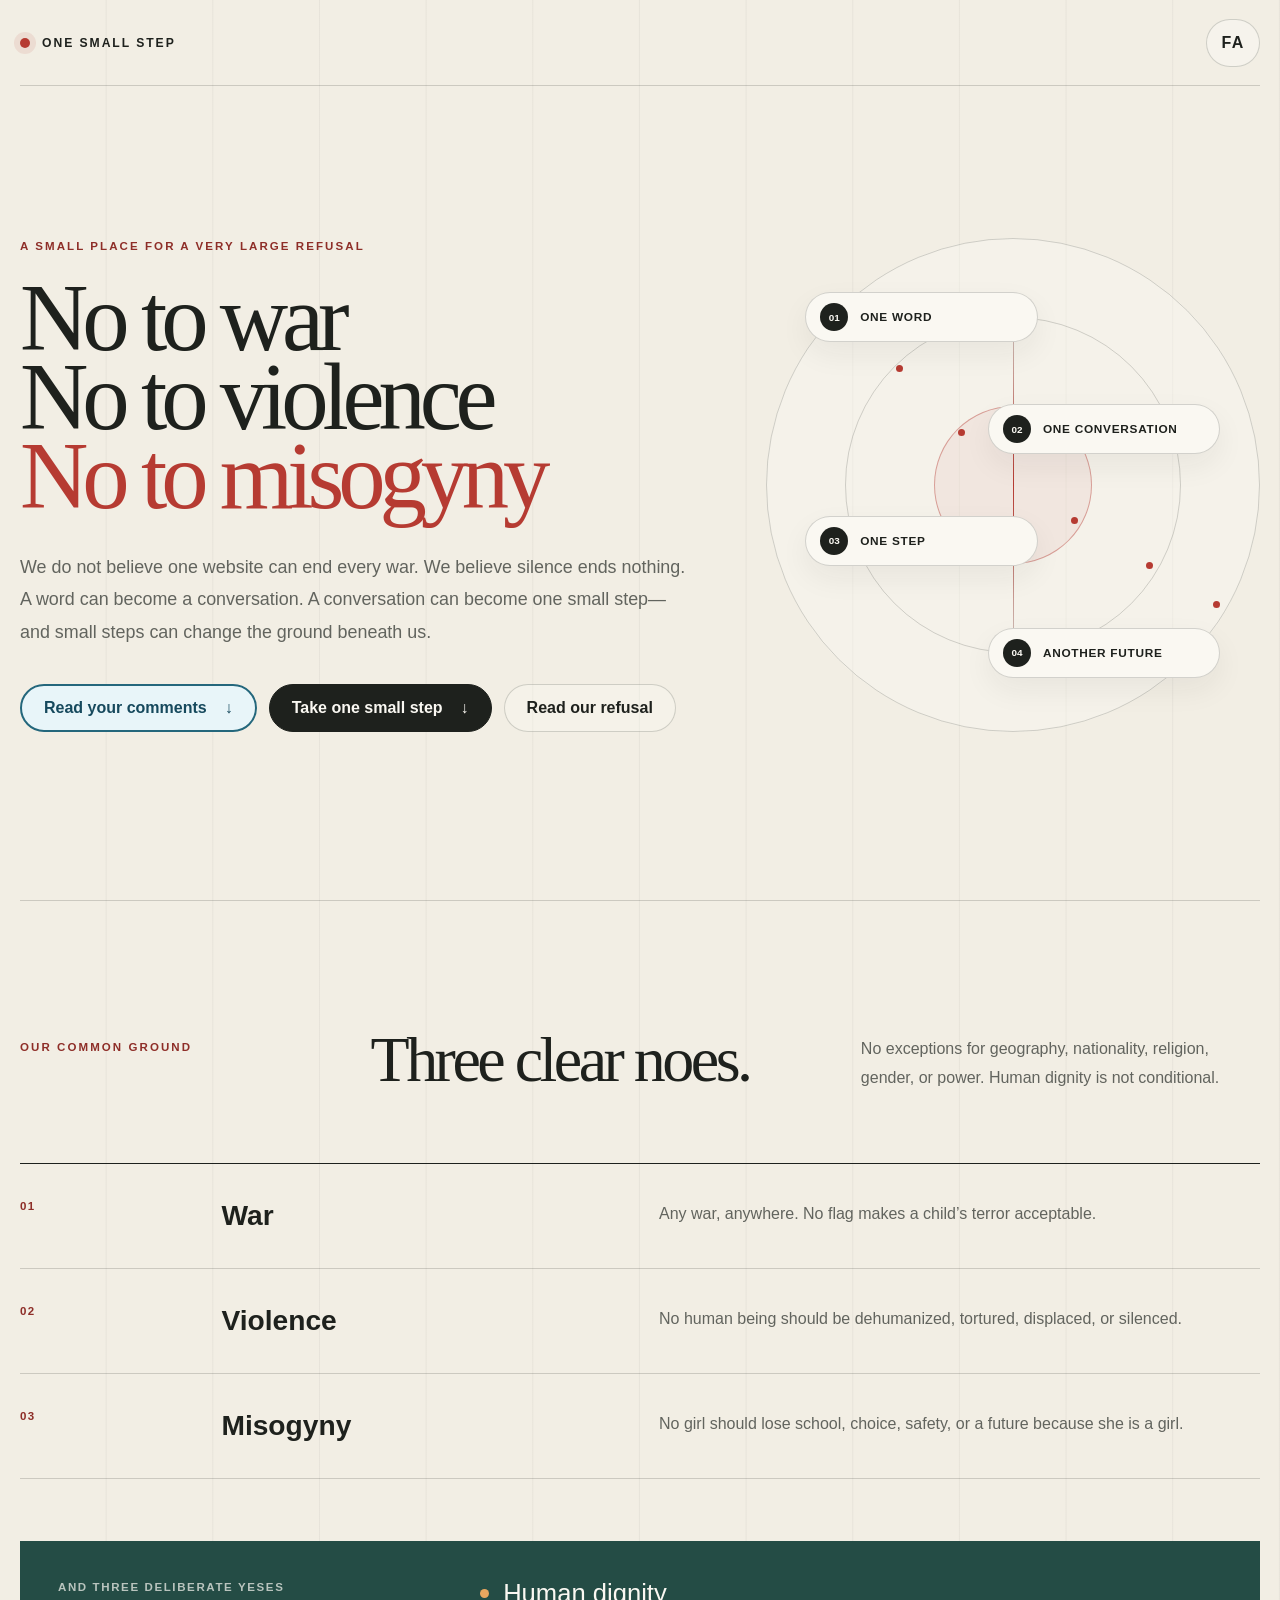
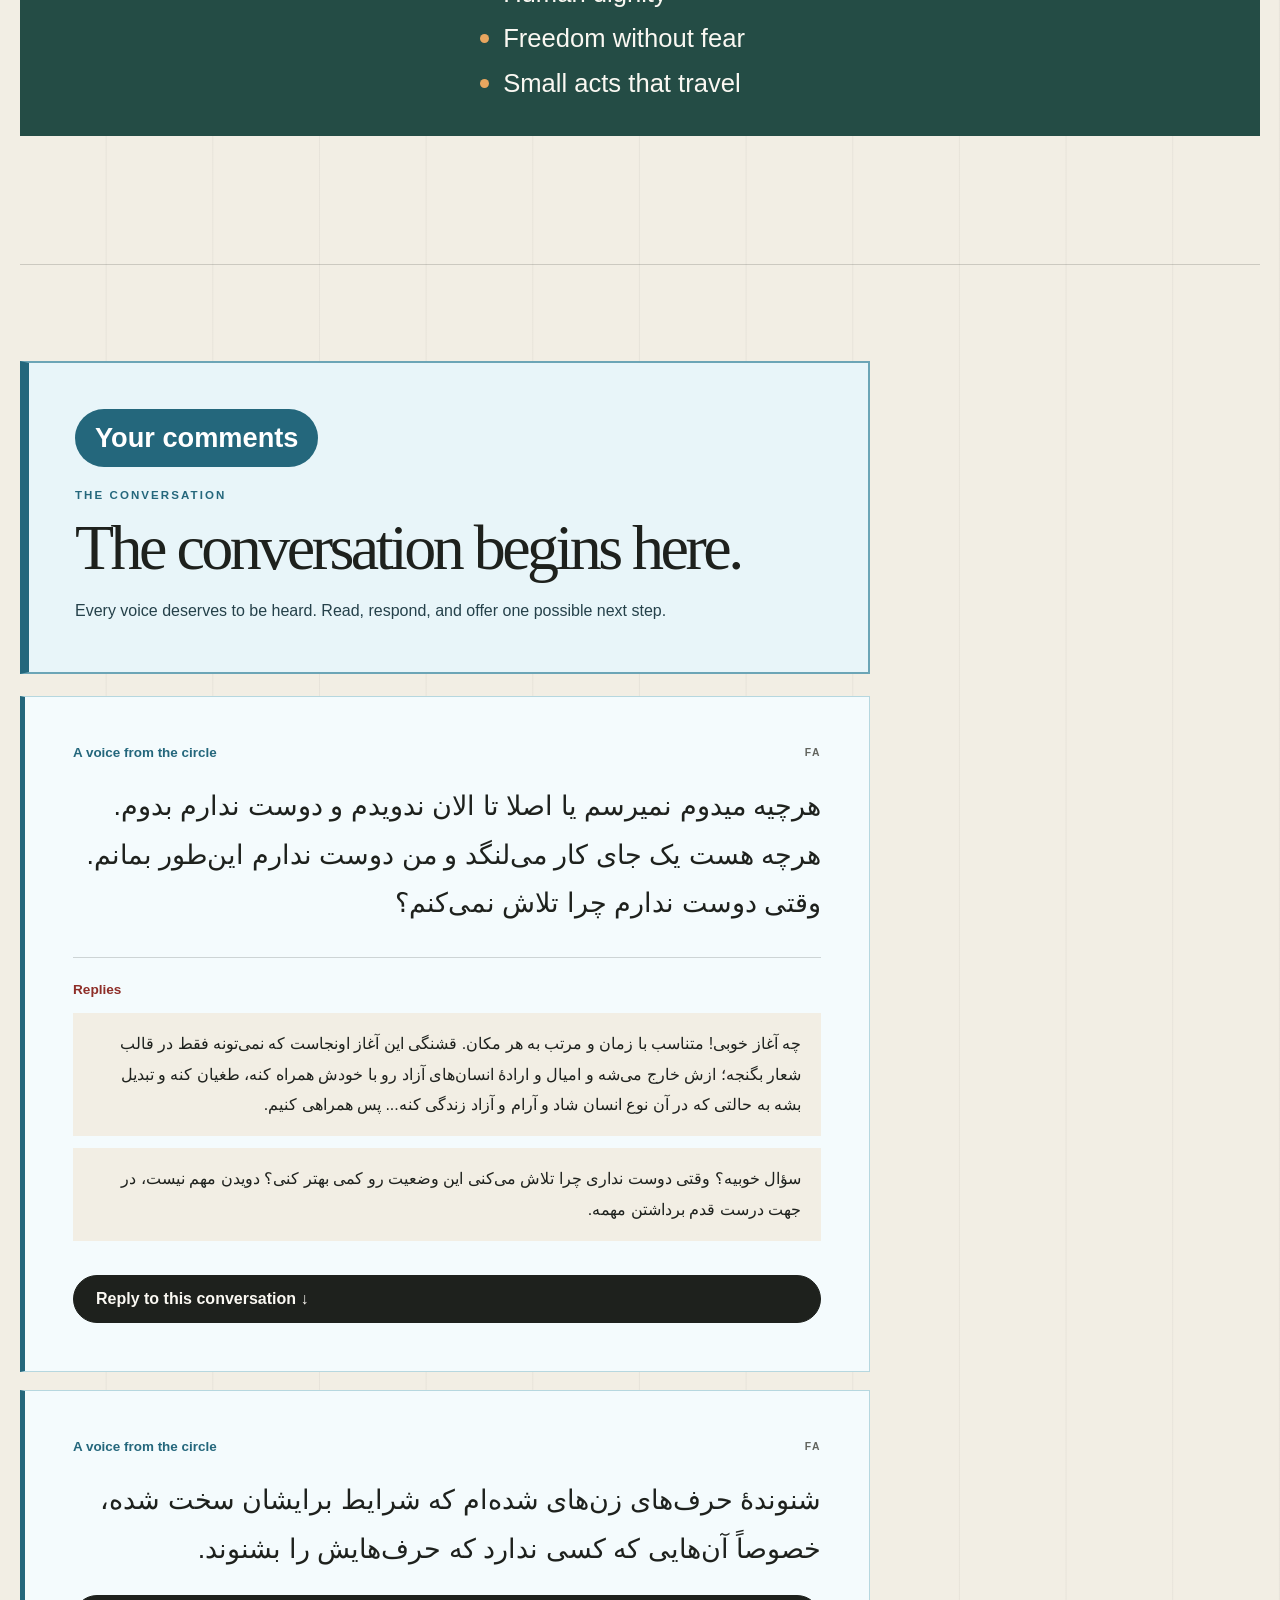
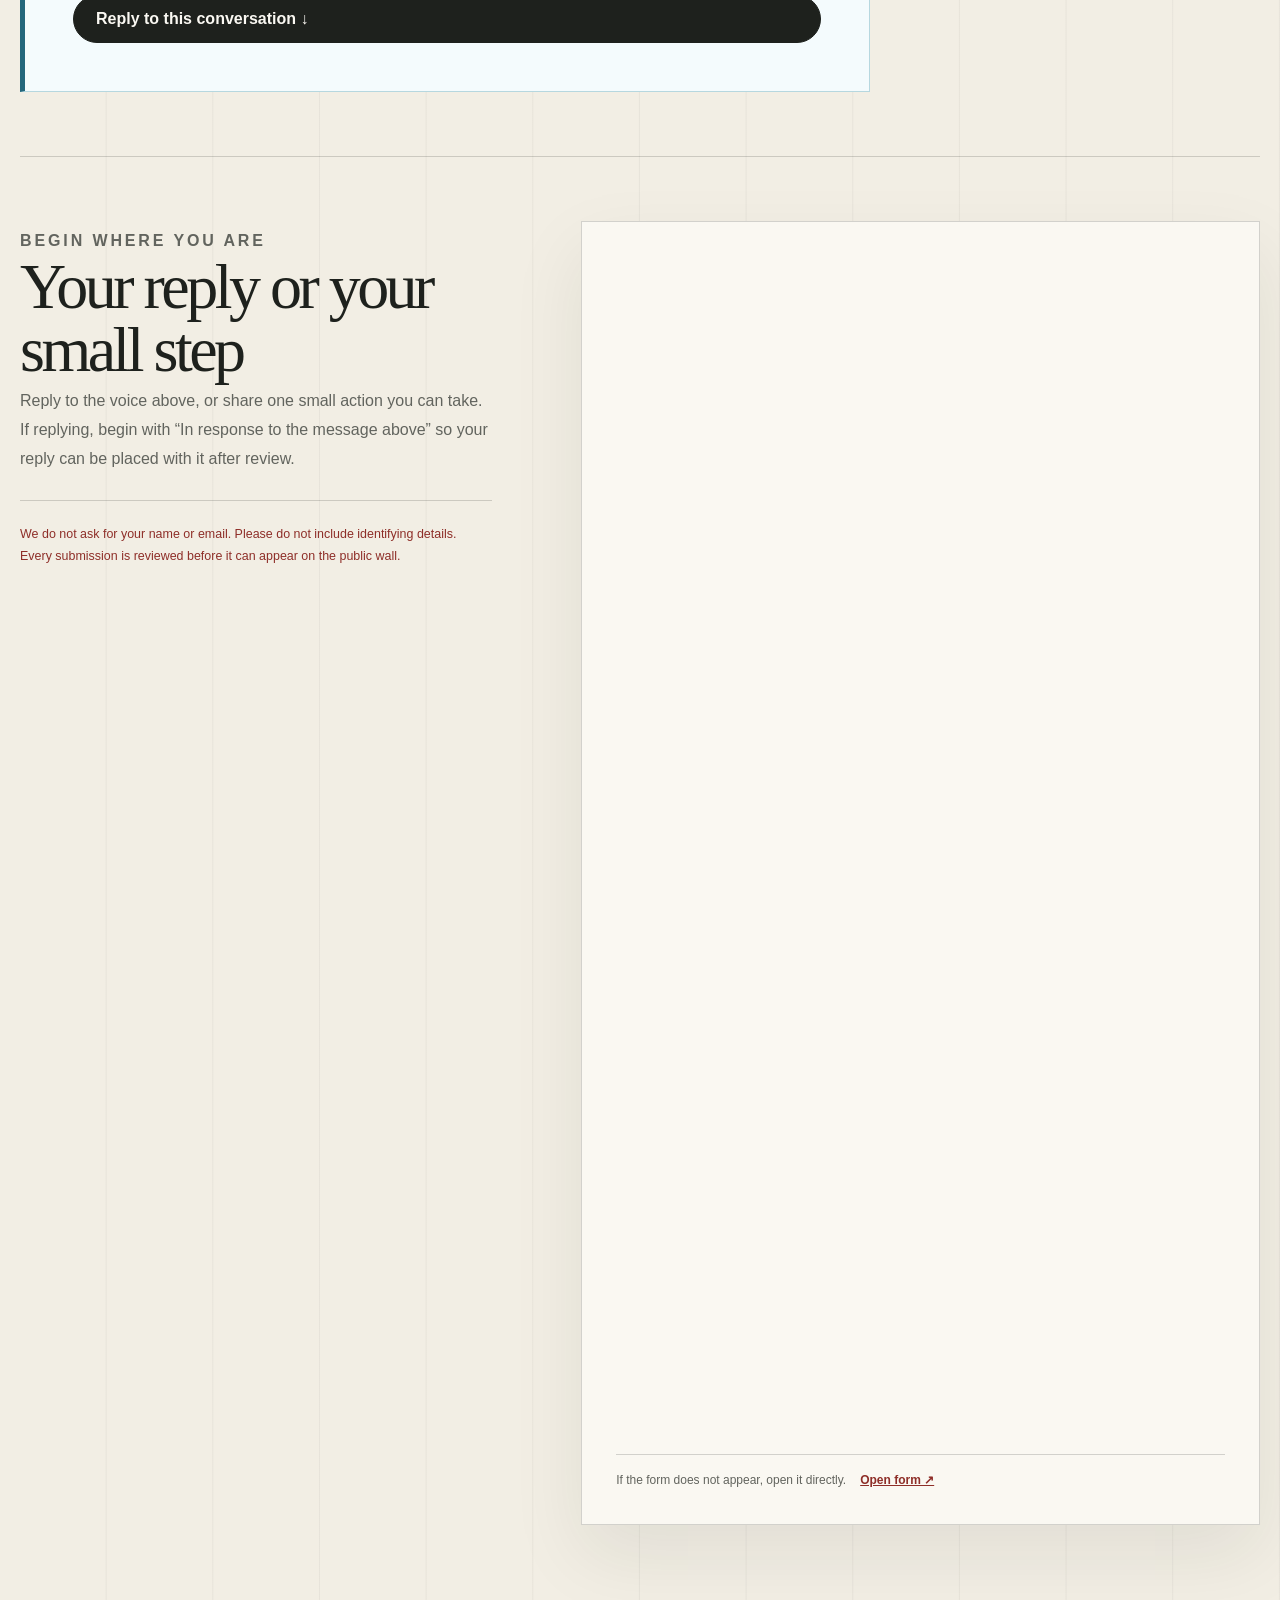
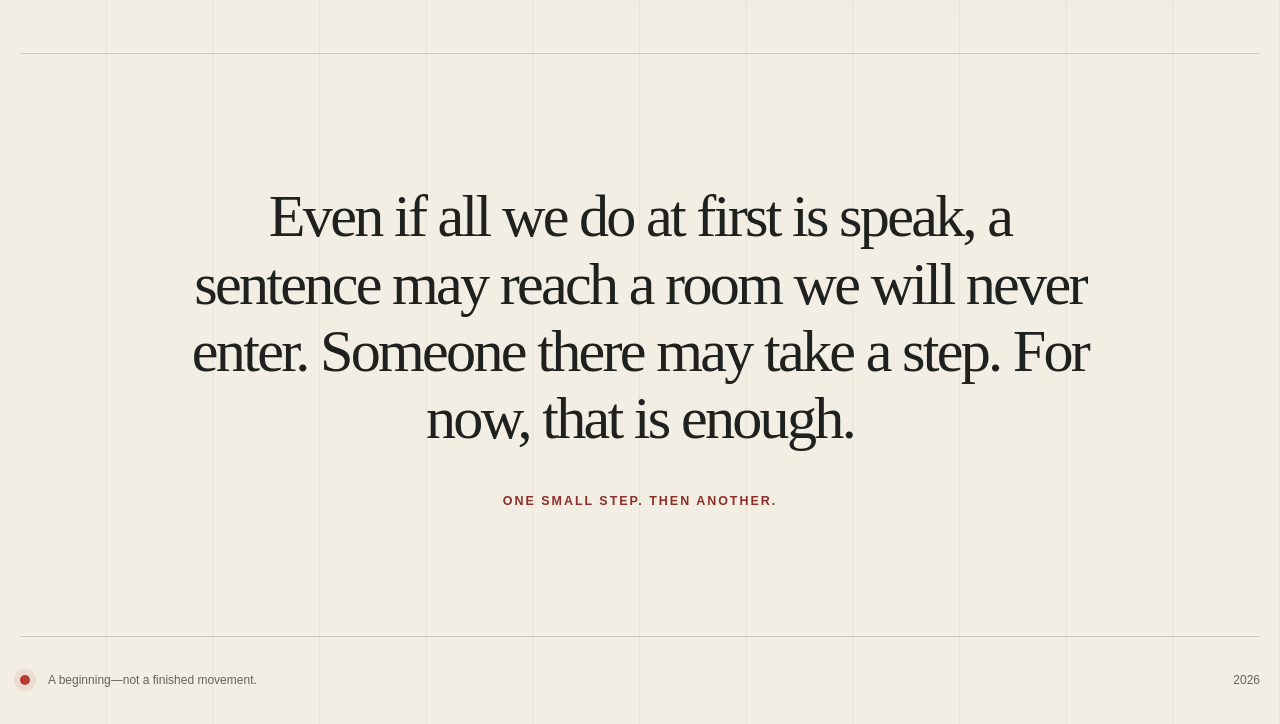
<file: index.html>
<!doctype html>
<html lang="en" dir="ltr">
  <head>
    <meta charset="utf-8" />
    <meta name="viewport" content="width=device-width, initial-scale=1" />
    <meta
      name="description"
      content="A gathering place for people everywhere who say no to war, violence, and misogyny—and believe small steps can become meaningful change."
    />
    <meta name="theme-color" content="#f2eee4" />
    <title>One Small Step</title>
    <link rel="icon" href="./favicon.svg" type="image/svg+xml" />
    <link rel="stylesheet" href="./styles.css" />
    <script>
      try {
        const savedLanguage = localStorage.getItem("one-small-step-language");
        if (savedLanguage === "fa") {
          document.documentElement.lang = "fa";
          document.documentElement.dir = "rtl";
        }
      } catch (_) {}
    </script>
  </head>
  <body>
    <a class="skip-link" href="#main" data-copy="skip">Skip to the content</a>

    <main class="site-shell" id="main">
      <header class="topbar">
        <a class="wordmark" href="#top" aria-label="One Small Step">
          <span class="wordmark-dot" aria-hidden="true"></span>
          <span data-copy="brand">One Small Step</span>
        </a>
        <button
          class="language-button"
          id="language-button"
          type="button"
          aria-label="نمایش سایت به فارسی"
        >
          FA
        </button>
      </header>

      <section class="hero" id="top">
        <div class="hero-copy">
          <p class="eyebrow" data-copy="eyebrow">
            A small place for a very large refusal
          </p>
          <h1>
            <span data-copy="headline1">No to war</span>
            <span data-copy="headline2">No to violence</span>
            <span class="accent-line" data-copy="headline3">No to misogyny</span>
          </h1>
          <p class="hero-intro" data-copy="intro">
            We do not believe one website can end every war. We believe silence
            ends nothing. A word can become a conversation. A conversation can
            become one small step—and small steps can change the ground beneath us.
          </p>
          <div class="hero-actions">
            <button class="comments-action" type="button" data-scroll="wall">
              <span data-copy="viewComments">Read your comments</span>
              <span aria-hidden="true">↓</span>
            </button>
            <button class="primary-action" type="button" data-scroll="step">
              <span data-copy="takeStep">Take one small step</span>
              <span aria-hidden="true">↓</span>
            </button>
            <button class="secondary-action" type="button" data-scroll="manifesto">
              <span data-copy="read">Read our refusal</span>
            </button>
          </div>
        </div>

        <div class="step-map" aria-hidden="true">
          <div class="map-ring ring-one"></div>
          <div class="map-ring ring-two"></div>
          <div class="map-ring ring-three"></div>
          <div class="map-path">
            <div class="map-step"><span>01</span><p data-copy="trail1">one word</p></div>
            <div class="map-step"><span>02</span><p data-copy="trail2">one conversation</p></div>
            <div class="map-step"><span>03</span><p data-copy="trail3">one step</p></div>
            <div class="map-step"><span>04</span><p data-copy="trail4">another future</p></div>
          </div>
        </div>
      </section>

      <section class="manifesto section-frame" id="manifesto">
        <div class="section-heading">
          <p class="eyebrow" data-copy="manifestoEyebrow">Our common ground</p>
          <h2 data-copy="manifestoTitle">Three clear noes.</h2>
          <p data-copy="manifestoIntro">
            No exceptions for geography, nationality, religion, gender, or power.
            Human dignity is not conditional.
          </p>
        </div>

        <div class="refusal-list">
          <article class="refusal-row">
            <span class="refusal-number" data-copy="number1">01</span>
            <h3 data-copy="refusal1Title">War</h3>
            <p data-copy="refusal1Text">
              Any war, anywhere. No flag makes a child’s terror acceptable.
            </p>
          </article>
          <article class="refusal-row">
            <span class="refusal-number" data-copy="number2">02</span>
            <h3 data-copy="refusal2Title">Violence</h3>
            <p data-copy="refusal2Text">
              No human being should be dehumanized, tortured, displaced, or silenced.
            </p>
          </article>
          <article class="refusal-row">
            <span class="refusal-number" data-copy="number3">03</span>
            <h3 data-copy="refusal3Title">Misogyny</h3>
            <p data-copy="refusal3Text">
              No girl should lose school, choice, safety, or a future because she is a girl.
            </p>
          </article>
        </div>

        <div class="yes-block">
          <p data-copy="yesEyebrow">And three deliberate yeses</p>
          <div class="yes-list">
            <span><i aria-hidden="true"></i><b data-copy="yes1">Human dignity</b></span>
            <span><i aria-hidden="true"></i><b data-copy="yes2">Freedom without fear</b></span>
            <span><i aria-hidden="true"></i><b data-copy="yes3">Small acts that travel</b></span>
          </div>
        </div>
      </section>

      <section class="wall section-frame" id="wall">
        <div class="wall-heading">
          <span class="comments-kicker" data-copy="commentsKicker">Your comments</span>
          <p class="eyebrow" data-copy="wallEyebrow">The circle</p>
          <h2 data-copy="wallTitle">Small steps, carried by many people.</h2>
          <p data-copy="wallIntro">
            No ranks, no loudest voice, no perfect heroes—only possible actions
            offered by people who refuse to normalize cruelty.
          </p>
        </div>

        <div id="step-wall" class="step-wall" aria-live="polite"></div>
        <div class="wall-invitation"><p data-copy="wallInvitation">Read the first voice. What would you say to this person?</p><button class="primary-action" type="button" data-scroll="step" data-copy="joinConversation">Join the conversation ↓</button></div>
        <div id="wall-empty" class="wall-empty">
          <span class="wordmark-dot" aria-hidden="true"></span>
          <p data-copy="wallEmpty">
            The wall is waiting for its first approved step. Perhaps it will be yours.
          </p>
        </div>
      </section>

      <section class="pledge section-frame" id="step">
        <div class="pledge-copy">
          <p class="eyebrow" data-copy="pledgeEyebrow">Begin where you are</p>
          <h2 data-copy="pledgeTitle">What is one small step you can take today?</h2>
          <p data-copy="pledgeText">
            Write something possible, not perfect: listen, speak, protect, teach,
            document, help, or simply refuse to normalize cruelty.
          </p>
          <p class="privacy-note" data-copy="privacy">
            We do not ask for your name or email. Please do not include identifying
            details. Every submission is reviewed before it can appear on the public wall.
          </p>
        </div>

        <div class="form-card">
          <iframe
            data-tally-src="https://tally.so/embed/J9v5gr?alignLeft=1&hideTitle=1&transparentBackground=1&dynamicHeight=1"
            loading="lazy"
            width="100%"
            height="1180"
            frameborder="0"
            marginheight="0"
            marginwidth="0"
            title="My Small Step form"
          ></iframe>
          <noscript>
            <p>
              <a href="https://tally.so/r/J9v5gr">Open the submission form</a>
            </p>
          </noscript>
          <p class="form-fallback">
            <span data-copy="formFallback">If the form does not appear, open it directly.</span>
            <a href="https://tally.so/r/J9v5gr" target="_blank" rel="noreferrer" data-copy="openForm">
              Open form ↗
            </a>
          </p>
        </div>
      </section>

      <section class="closing section-frame">
        <blockquote data-copy="closing">
          Even if all we do at first is speak, a sentence may reach a room we will
          never enter. Someone there may take a step. For now, that is enough.
        </blockquote>
        <p data-copy="closingMark">One small step. Then another.</p>
      </section>

      <footer>
        <span class="wordmark-dot" aria-hidden="true"></span>
        <p data-copy="footer">A beginning—not a finished movement.</p>
        <span>2026</span>
      </footer>
    </main>

    <script src="./script.js" defer></script>
    <script>
      var d = document;
      var w = "https://tally.so/widgets/embed.js";
      var loadTally = function () {
        if (typeof Tally !== "undefined") {
          Tally.loadEmbeds();
        } else {
          d.querySelectorAll("iframe[data-tally-src]:not([src])").forEach(function (frame) {
            frame.src = frame.dataset.tallySrc;
          });
        }
      };
      if (typeof Tally !== "undefined") {
        loadTally();
      } else if (!d.querySelector('script[src="' + w + '"]')) {
        var s = d.createElement("script");
        s.src = w;
        s.onload = loadTally;
        s.onerror = loadTally;
        d.body.appendChild(s);
      }
    </script>
    <script>
      document.addEventListener("DOMContentLoaded", function () {
        var headlineSelector =
          '[data-copy="headline1"], [data-copy="headline2"], [data-copy="headline3"]';

        var removeHeadlinePeriods = function () {
          document.querySelectorAll(headlineSelector).forEach(function (headline) {
            var cleanText = headline.textContent.replace(/[.。]\s*$/, "");
            if (cleanText !== headline.textContent) {
              headline.textContent = cleanText;
            }
          });
        };

        removeHeadlinePeriods();
        document.querySelectorAll(headlineSelector).forEach(function (headline) {
          new MutationObserver(removeHeadlinePeriods).observe(headline, {
            childList: true,
            characterData: true,
            subtree: true,
          });
        });
      });
    </script>
  </body>
</html>
</file>
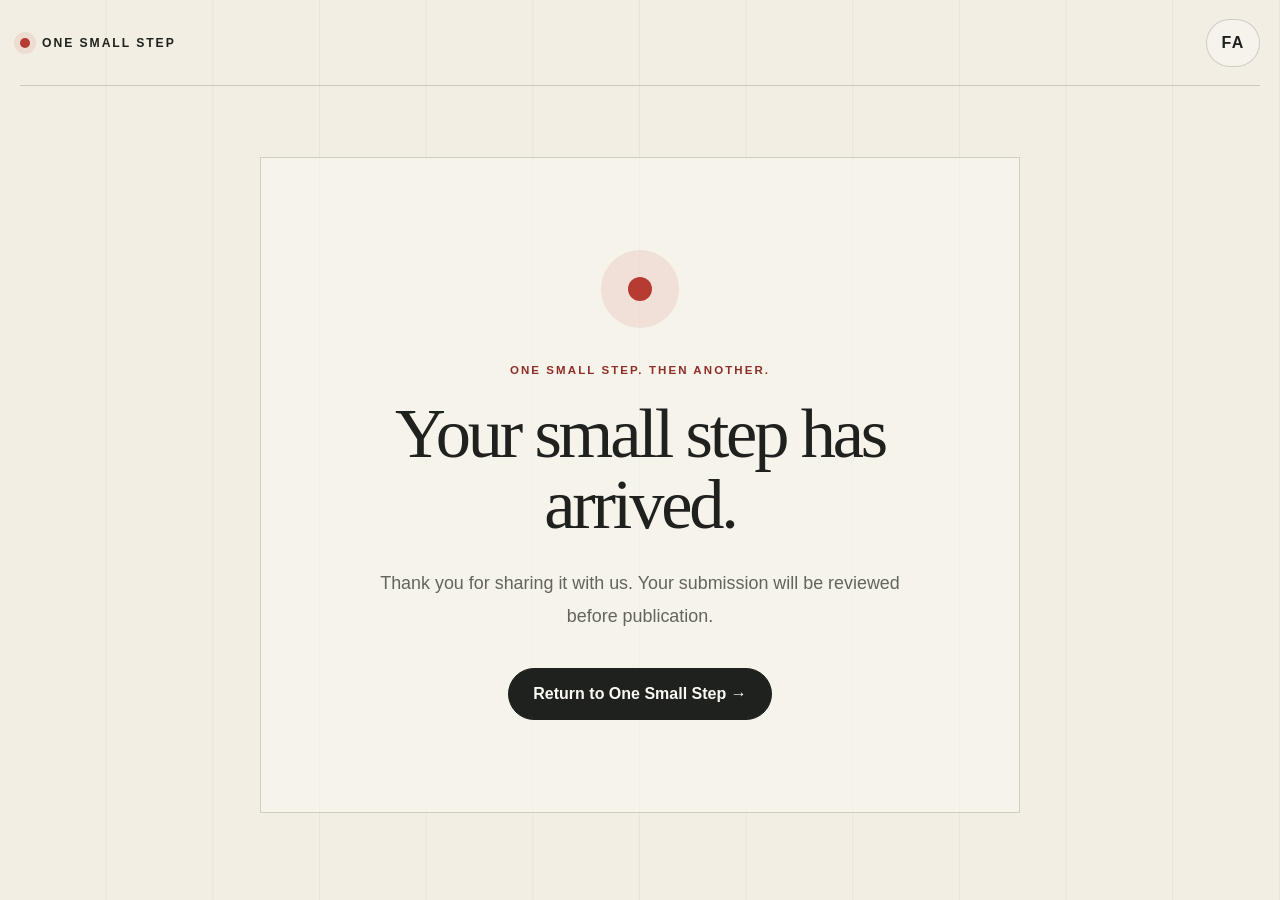
<file: thanks.html>
<!doctype html>
<html lang="en" dir="ltr">
  <head>
    <meta charset="utf-8" />
    <meta name="viewport" content="width=device-width, initial-scale=1" />
    <meta name="theme-color" content="#f2eee4" />
    <meta name="robots" content="noindex" />
    <title>Thank you | One Small Step</title>
    <link rel="icon" href="./favicon-2.svg" type="image/svg+xml" />
    <link rel="stylesheet" href="./styles.css" />
    <style>
      .thanks-page {
        min-height: 100svh;
        display: flex;
        flex-direction: column;
      }

      .thanks-main {
        width: min(100% - 40px, 760px);
        flex: 1;
        margin: 0 auto;
        display: grid;
        place-items: center;
        padding: 64px 0 80px;
      }

      .thanks-card {
        width: 100%;
        padding: clamp(54px, 9vw, 92px) clamp(24px, 7vw, 72px);
        border: 1px solid var(--line);
        background: rgba(250, 248, 242, 0.58);
        text-align: center;
      }

      .thanks-mark {
        width: 78px;
        height: 78px;
        margin: 0 auto 34px;
        display: grid;
        place-items: center;
        border-radius: 50%;
        background: rgba(182, 59, 50, 0.1);
      }

      .thanks-mark::after {
        width: 24px;
        height: 24px;
        border-radius: 50%;
        background: var(--red);
        content: "";
      }

      .thanks-card .eyebrow {
        margin-bottom: 18px;
      }

      .thanks-card h1 {
        max-width: 620px;
        margin: 0 auto;
        font-family: Georgia, "Times New Roman", Tahoma, serif;
        font-size: clamp(2.35rem, 7vw, 4.4rem);
        font-weight: 500;
        letter-spacing: -0.045em;
        line-height: 1.02;
      }

      .thanks-message {
        max-width: 540px;
        margin: 26px auto 0;
        color: var(--muted-ink);
        font-size: clamp(1rem, 2vw, 1.12rem);
        line-height: 1.85;
      }

      .thanks-action {
        min-height: 52px;
        margin-top: 34px;
        display: inline-flex;
        align-items: center;
        justify-content: center;
        gap: 14px;
        padding: 0 24px;
        border: 1px solid var(--ink);
        border-radius: 999px;
        background: var(--ink);
        color: var(--paper-light);
        font-weight: 800;
        text-decoration: none;
      }

      .thanks-action:hover,
      .thanks-action:focus-visible {
        border-color: var(--red-dark);
        background: var(--red-dark);
      }

      [dir="rtl"] .thanks-card h1 {
        font-family: Tahoma, Arial, sans-serif;
        font-weight: 800;
        letter-spacing: -0.055em;
        line-height: 1.25;
      }

      [dir="rtl"] .thanks-message {
        line-height: 2;
      }

      @media (max-width: 560px) {
        .thanks-main {
          width: min(100% - 30px, 760px);
          padding: 28px 0 54px;
        }

        .thanks-card {
          padding: 50px 22px 56px;
        }
      }
    </style>
    <script>
      (function () {
        var language = "en";
        try {
          var saved = localStorage.getItem("one-small-step-language");
          if (saved === "fa" || saved === "en") {
            language = saved;
          } else if ((navigator.language || "").toLowerCase().startsWith("fa")) {
            language = "fa";
          }
        } catch (_) {}
        document.documentElement.lang = language;
        document.documentElement.dir = language === "fa" ? "rtl" : "ltr";
      })();
    </script>
  </head>
  <body>
    <div class="site-shell thanks-page">
      <header class="topbar">
        <a class="wordmark" href="./" aria-label="One Small Step">
          <span class="wordmark-dot" aria-hidden="true"></span>
          <span data-en="One Small Step" data-fa="یک قدم کوچک">One Small Step</span>
        </a>
        <button class="language-button" id="language-button" type="button">FA</button>
      </header>

      <main class="thanks-main">
        <section class="thanks-card" aria-labelledby="thanks-title">
          <div class="thanks-mark" aria-hidden="true"></div>
          <p
            class="eyebrow"
            data-en="One small step. Then another."
            data-fa="یک قدم کوچک؛ بعد قدمی دیگر"
          >
            One small step. Then another.
          </p>
          <h1
            id="thanks-title"
            data-en="Your small step has arrived."
            data-fa="قدم کوچک تو رسید"
          >
            Your small step has arrived.
          </h1>
          <p
            class="thanks-message"
            data-en="Thank you for sharing it with us. Your submission will be reviewed before publication."
            data-fa="ممنون که آن را با ما در میان گذاشتی. نوشته‌ات پیش از انتشار بررسی می‌شود."
          >
            Thank you for sharing it with us. Your submission will be reviewed before publication.
          </p>
          <a
            class="thanks-action"
            href="./#wall"
            data-en="Return to One Small Step  →"
            data-fa="بازگشت به یک قدم کوچک  ←"
          >
            Return to One Small Step →
          </a>
        </section>
      </main>
    </div>

    <script>
      (function () {
        var button = document.getElementById("language-button");

        function currentLanguage() {
          return document.documentElement.lang === "fa" ? "fa" : "en";
        }

        function applyLanguage(language) {
          document.documentElement.lang = language;
          document.documentElement.dir = language === "fa" ? "rtl" : "ltr";
          document.title = language === "fa"
            ? "سپاس | یک قدم کوچک"
            : "Thank you | One Small Step";

          document.querySelectorAll("[data-en][data-fa]").forEach(function (node) {
            node.textContent = node.dataset[language];
          });

          button.textContent = language === "fa" ? "EN" : "FA";
          button.setAttribute(
            "aria-label",
            language === "fa" ? "View this page in English" : "نمایش صفحه به فارسی"
          );

          try {
            localStorage.setItem("one-small-step-language", language);
          } catch (_) {}
        }

        button.addEventListener("click", function () {
          applyLanguage(currentLanguage() === "fa" ? "en" : "fa");
        });

        applyLanguage(currentLanguage());
      })();
    </script>
  </body>
</html>
</file>
<file: styles.css>
:root {
  --paper: #f2eee4;
  --paper-light: #faf8f2;
  --ink: #1e211d;
  --muted-ink: #62645e;
  --line: rgba(30, 33, 29, 0.18);
  --red: #b63b32;
  --red-dark: #8e2e28;
  --green: #244c45;
}

* {
  box-sizing: border-box;
}

html {
  scroll-behavior: smooth;
  background: var(--paper);
}

body {
  margin: 0;
  background: var(--paper);
  color: var(--ink);
  font-family: Arial, Helvetica, Tahoma, sans-serif;
  text-rendering: optimizeLegibility;
}

button,
textarea {
  font: inherit;
}

button,
a {
  -webkit-tap-highlight-color: transparent;
}

.skip-link {
  position: fixed;
  top: 12px;
  left: 12px;
  z-index: 20;
  transform: translateY(-140%);
  padding: 10px 14px;
  border-radius: 999px;
  background: var(--ink);
  color: var(--paper-light);
}

.skip-link:focus {
  transform: translateY(0);
}

.site-shell {
  min-height: 100vh;
  overflow: hidden;
  background:
    linear-gradient(
        90deg,
        transparent 0,
        transparent calc(100% - 1px),
        rgba(30, 33, 29, 0.05) calc(100% - 1px)
      )
      0 0 / 8.333vw 100%,
    var(--paper);
}

.topbar {
  width: min(100% - 40px, 1240px);
  height: 86px;
  margin: 0 auto;
  display: flex;
  align-items: center;
  justify-content: space-between;
  border-bottom: 1px solid var(--line);
}

.wordmark {
  display: inline-flex;
  align-items: center;
  gap: 12px;
  color: var(--ink);
  font-size: 0.76rem;
  font-weight: 800;
  letter-spacing: 0.16em;
  text-decoration: none;
  text-transform: uppercase;
}

[dir="rtl"] .wordmark {
  font-size: 0.9rem;
  letter-spacing: 0;
  text-transform: none;
}

.wordmark-dot {
  width: 10px;
  height: 10px;
  flex: 0 0 auto;
  border-radius: 50%;
  background: var(--red);
  box-shadow: 0 0 0 6px rgba(182, 59, 50, 0.1);
}

.language-button,
.primary-action,
.secondary-action {
  min-height: 48px;
  border: 1px solid var(--line);
  border-radius: 999px;
  cursor: pointer;
  font-weight: 800;
}

.language-button {
  min-width: 54px;
  background: rgba(250, 248, 242, 0.55);
  color: var(--ink);
  letter-spacing: 0.08em;
}

.language-button:hover,
.language-button:focus-visible {
  background: var(--ink);
  color: var(--paper-light);
}

.hero {
  width: min(100% - 40px, 1240px);
  min-height: calc(100vh - 86px);
  margin: 0 auto;
  display: grid;
  grid-template-columns: minmax(0, 1.15fr) minmax(360px, 0.85fr);
  gap: 6vw;
  align-items: center;
  padding: 80px 0 96px;
}

.eyebrow {
  margin: 0 0 24px;
  color: var(--red-dark);
  font-size: 0.72rem;
  font-weight: 800;
  letter-spacing: 0.18em;
  line-height: 1.5;
  text-transform: uppercase;
}

[dir="rtl"] .eyebrow {
  font-size: 0.82rem;
  letter-spacing: 0;
  text-transform: none;
}

.hero h1 {
  max-width: 800px;
  margin: 0;
  font-family: Georgia, "Times New Roman", Tahoma, serif;
  font-size: clamp(3.6rem, 7.4vw, 7.7rem);
  font-weight: 500;
  letter-spacing: -0.065em;
  line-height: 0.83;
}

.hero h1 span {
  display: block;
}

.hero h1 .accent-line {
  color: var(--red);
}

[dir="rtl"] .hero h1 {
  font-family: Tahoma, Arial, sans-serif;
  font-size: clamp(3.4rem, 7vw, 7.2rem);
  font-weight: 800;
  letter-spacing: -0.075em;
  line-height: 1.03;
}

.hero-intro {
  max-width: 690px;
  margin: 36px 0 0;
  color: var(--muted-ink);
  font-size: clamp(1rem, 1.4vw, 1.16rem);
  line-height: 1.8;
}

[dir="rtl"] .hero-intro {
  line-height: 2;
}

.hero-actions {
  display: flex;
  flex-wrap: wrap;
  gap: 12px;
  margin-top: 36px;
}

.primary-action,
.secondary-action {
  padding: 0 22px;
}

.primary-action {
  display: inline-flex;
  align-items: center;
  justify-content: space-between;
  gap: 18px;
  border-color: var(--ink);
  background: var(--ink);
  color: var(--paper-light);
}

.primary-action:hover,
.primary-action:focus-visible {
  border-color: var(--red-dark);
  background: var(--red-dark);
}

.secondary-action {
  background: rgba(250, 248, 242, 0.36);
  color: var(--ink);
}

.secondary-action:hover,
.secondary-action:focus-visible {
  background: var(--paper-light);
}

.step-map {
  position: relative;
  width: 100%;
  max-width: 500px;
  aspect-ratio: 1;
  justify-self: end;
  border-radius: 50%;
  background: rgba(250, 248, 242, 0.35);
}

.map-ring {
  position: absolute;
  inset: 0;
  border: 1px solid var(--line);
  border-radius: 50%;
}

.ring-two {
  inset: 16%;
}

.ring-three {
  inset: 34%;
  border-color: rgba(182, 59, 50, 0.42);
  background: rgba(182, 59, 50, 0.06);
}

.map-ring::before,
.map-ring::after {
  content: "";
  position: absolute;
  width: 7px;
  height: 7px;
  border-radius: 50%;
  background: var(--red);
}

.map-ring::before {
  top: 14%;
  left: 15%;
}

.map-ring::after {
  right: 8%;
  bottom: 25%;
}

.map-path {
  position: absolute;
  inset: 11% 8%;
  display: flex;
  flex-direction: column;
  justify-content: space-between;
}

.map-path::before {
  content: "";
  position: absolute;
  top: 20px;
  bottom: 20px;
  left: 50%;
  width: 1px;
  background: linear-gradient(var(--line), var(--red), var(--line));
}

[dir="rtl"] .map-path::before {
  right: 50%;
  left: auto;
}

.map-step {
  position: relative;
  z-index: 1;
  width: 56%;
  display: flex;
  align-items: center;
  gap: 12px;
  padding: 10px 14px;
  border: 1px solid var(--line);
  border-radius: 999px;
  background: var(--paper-light);
  box-shadow: 0 12px 30px rgba(30, 33, 29, 0.06);
}

.map-step:nth-child(even) {
  align-self: flex-end;
}

.map-step span {
  display: grid;
  width: 28px;
  height: 28px;
  place-items: center;
  flex: 0 0 auto;
  border-radius: 50%;
  background: var(--ink);
  color: var(--paper-light);
  font-size: 0.62rem;
  font-weight: 800;
}

.map-step p {
  margin: 0;
  font-size: 0.74rem;
  font-weight: 750;
  letter-spacing: 0.06em;
  text-transform: uppercase;
}

[dir="rtl"] .map-step p {
  font-size: 0.78rem;
  letter-spacing: 0;
  text-transform: none;
}

.section-frame {
  width: min(100% - 40px, 1240px);
  margin: 0 auto;
  padding: 128px 0;
}

.manifesto,
.pledge,
.wall,
.closing {
  border-top: 1px solid var(--line);
}

.section-heading,
.wall-heading {
  display: grid;
  grid-template-columns: 0.75fr 1.1fr 1fr;
  gap: 4vw;
  align-items: start;
  margin-bottom: 70px;
}

.section-heading .eyebrow,
.wall-heading .eyebrow {
  margin-top: 10px;
}

.section-heading h2,
.pledge-copy h2,
.wall-heading h2 {
  margin: 0;
  font-family: Georgia, "Times New Roman", Tahoma, serif;
  font-size: clamp(2.7rem, 5vw, 5.2rem);
  font-weight: 500;
  letter-spacing: -0.055em;
  line-height: 0.98;
}

[dir="rtl"] .section-heading h2,
[dir="rtl"] .pledge-copy h2,
[dir="rtl"] .wall-heading h2 {
  font-family: Tahoma, Arial, sans-serif;
  font-weight: 800;
  line-height: 1.2;
}

.section-heading > p:last-child,
.pledge-copy > p,
.wall-heading > p:last-child {
  margin: 6px 0 0;
  color: var(--muted-ink);
  font-size: 1rem;
  line-height: 1.8;
}

[dir="rtl"] .section-heading > p:last-child,
[dir="rtl"] .pledge-copy > p,
[dir="rtl"] .wall-heading > p:last-child {
  line-height: 2;
}

.refusal-list {
  border-top: 1px solid var(--ink);
}

.refusal-row {
  display: grid;
  grid-template-columns: 0.35fr 0.9fr 1.4fr;
  gap: 4vw;
  align-items: start;
  padding: 36px 0;
  border-bottom: 1px solid var(--line);
}

.refusal-number {
  color: var(--red-dark);
  font-size: 0.72rem;
  font-weight: 800;
  letter-spacing: 0.12em;
}

.refusal-row h3 {
  margin: 0;
  font-size: clamp(1.55rem, 2.2vw, 2.2rem);
  font-weight: 750;
}

.refusal-row p {
  margin: 0;
  color: var(--muted-ink);
  font-size: 1rem;
  line-height: 1.75;
}

[dir="rtl"] .refusal-row p {
  line-height: 2;
}

.yes-block {
  display: grid;
  grid-template-columns: 1fr 2fr;
  gap: 4vw;
  margin-top: 62px;
  padding: 38px;
  background: var(--green);
  color: var(--paper-light);
}

.yes-block > p {
  margin: 2px 0 0;
  color: rgba(250, 248, 242, 0.7);
  font-size: 0.72rem;
  font-weight: 800;
  letter-spacing: 0.14em;
  text-transform: uppercase;
}

[dir="rtl"] .yes-block > p {
  letter-spacing: 0;
  text-transform: none;
}

.yes-list {
  display: grid;
  gap: 16px;
}

.yes-list span {
  display: flex;
  align-items: center;
  gap: 14px;
  font-size: clamp(1.2rem, 2vw, 1.8rem);
}

.yes-list b {
  font-weight: 500;
}

.yes-list i {
  width: 9px;
  height: 9px;
  flex: 0 0 auto;
  border-radius: 50%;
  background: #e8a65f;
}

.pledge {
  display: grid;
  grid-template-columns: 0.82fr 1.18fr;
  gap: 7vw;
  align-items: start;
}

.pledge-copy {
  position: sticky;
  top: 40px;
}

.pledge-copy .privacy-note {
  margin-top: 26px;
  padding-top: 22px;
  border-top: 1px solid var(--line);
  color: var(--red-dark);
  font-size: 0.78rem;
}

.form-card {
  min-width: 0;
  padding: clamp(16px, 3vw, 34px);
  border: 1px solid var(--line);
  background: var(--paper-light);
  box-shadow: 0 30px 70px rgba(30, 33, 29, 0.08);
}

.form-card iframe {
  display: block;
  width: 100%;
  border: 0;
}

.form-fallback {
  display: flex;
  flex-wrap: wrap;
  gap: 8px 14px;
  margin: 18px 0 0;
  padding-top: 16px;
  border-top: 1px solid var(--line);
  color: var(--muted-ink);
  font-size: 0.75rem;
  line-height: 1.6;
}

.form-fallback a {
  color: var(--red-dark);
  font-weight: 800;
}

.wall-empty {
  min-height: 230px;
  display: flex;
  flex-direction: column;
  align-items: center;
  justify-content: center;
  gap: 24px;
  padding: 42px;
  border: 1px solid var(--line);
  background: rgba(250, 248, 242, 0.48);
  color: var(--muted-ink);
  text-align: center;
}

.wall-empty[hidden] {
  display: none;
}

.wall-empty p {
  max-width: 520px;
  margin: 0;
  font-family: Georgia, "Times New Roman", Tahoma, serif;
  font-size: clamp(1.35rem, 2.6vw, 2.2rem);
  line-height: 1.45;
}

[dir="rtl"] .wall-empty p {
  font-family: Tahoma, Arial, sans-serif;
  line-height: 1.8;
}

.step-wall {
  display: grid;
  grid-template-columns: repeat(3, minmax(0, 1fr));
  gap: 14px;
}

.public-step {
  min-height: 220px;
  display: flex;
  flex-direction: column;
  justify-content: space-between;
  gap: 28px;
  padding: 28px;
  border: 1px solid var(--line);
  background: var(--paper-light);
}

.public-step:nth-child(3n + 2) {
  background: var(--green);
  color: var(--paper-light);
}

.public-step:nth-child(3n + 3) {
  background: #e3d6c5;
}

.step-language {
  color: var(--red-dark);
  font-size: 0.65rem;
  font-weight: 800;
  letter-spacing: 0.14em;
}

.public-step:nth-child(3n + 2) .step-language {
  color: #e8a65f;
}

.public-step blockquote {
  margin: 0;
  font-family: Georgia, "Times New Roman", Tahoma, serif;
  font-size: clamp(1.25rem, 2vw, 1.8rem);
  line-height: 1.5;
}

.public-step blockquote[dir="rtl"] {
  font-family: Tahoma, Arial, sans-serif;
  line-height: 1.8;
}

.closing {
  text-align: center;
}

.closing blockquote {
  max-width: 930px;
  margin: 0 auto;
  font-family: Georgia, "Times New Roman", Tahoma, serif;
  font-size: clamp(2rem, 4.7vw, 4.8rem);
  letter-spacing: -0.045em;
  line-height: 1.12;
}

[dir="rtl"] .closing blockquote {
  font-family: Tahoma, Arial, sans-serif;
  font-size: clamp(1.8rem, 4.3vw, 4.4rem);
  font-weight: 750;
  line-height: 1.55;
}

.closing > p {
  margin: 42px 0 0;
  color: var(--red-dark);
  font-size: 0.78rem;
  font-weight: 800;
  letter-spacing: 0.16em;
  text-transform: uppercase;
}

[dir="rtl"] .closing > p {
  letter-spacing: 0;
  text-transform: none;
}

footer {
  width: min(100% - 40px, 1240px);
  min-height: 88px;
  margin: 0 auto;
  display: flex;
  align-items: center;
  gap: 18px;
  border-top: 1px solid var(--line);
  color: var(--muted-ink);
  font-size: 0.75rem;
}

footer p {
  flex: 1;
}

@media (max-width: 900px) {
  .hero {
    grid-template-columns: 1fr;
  }

  .step-map {
    max-width: 520px;
    justify-self: center;
  }

  .section-heading,
  .wall-heading {
    grid-template-columns: 1fr 1fr;
  }

  .section-heading > p:last-child,
  .wall-heading > p:last-child {
    grid-column: 2;
  }

  .pledge {
    grid-template-columns: 1fr;
  }

  .pledge-copy {
    position: static;
  }

  .step-wall {
    grid-template-columns: repeat(2, minmax(0, 1fr));
  }
}

@media (max-width: 620px) {
  .topbar,
  .hero,
  .section-frame,
  footer {
    width: min(100% - 28px, 1240px);
  }

  .topbar {
    height: 74px;
  }

  .hero {
    min-height: auto;
    gap: 64px;
    padding: 72px 0 78px;
  }

  .hero h1 {
    font-size: clamp(3.25rem, 17vw, 5rem);
    line-height: 0.9;
  }

  [dir="rtl"] .hero h1 {
    font-size: clamp(3rem, 15.5vw, 4.7rem);
    line-height: 1.08;
  }

  .step-map {
    width: min(100%, 430px);
  }

  .map-step {
    width: 66%;
  }

  .section-frame {
    padding: 88px 0;
  }

  .section-heading,
  .wall-heading,
  .refusal-row,
  .yes-block {
    grid-template-columns: 1fr;
  }

  .section-heading,
  .wall-heading {
    gap: 24px;
    margin-bottom: 48px;
  }

  .section-heading > p:last-child,
  .wall-heading > p:last-child {
    grid-column: auto;
  }

  .refusal-row {
    gap: 14px;
    padding: 28px 0;
  }

  .yes-block {
    gap: 30px;
    padding: 28px;
  }

  .form-card {
    margin-inline: -6px;
    padding: 10px;
  }

  .form-card iframe {
    min-height: 1240px;
  }

  .step-wall {
    grid-template-columns: 1fr;
  }

  .closing blockquote {
    font-size: 2rem;
  }
}

@media (prefers-reduced-motion: reduce) {
  html {
    scroll-behavior: auto;
  }
}

/* Conversation: make each voice readable as part of an open exchange. */
.wall { padding-top: 96px; }
.wall-heading { margin-bottom: 36px; }
.wall-invitation {
  display: flex; align-items: center; justify-content: space-between;
  gap: 24px; margin-bottom: 26px; padding: 22px 26px;
  background: var(--green); color: var(--paper-light);
}
.wall-invitation p { margin: 0; font-size: 1.1rem; line-height: 1.7; }
.wall-invitation .primary-action { flex: 0 0 auto; background: var(--paper-light); color: var(--green); border-color: var(--paper-light); }
.step-wall { grid-template-columns: 1fr; gap: 18px; max-width: 850px; }
.public-step, .public-step:nth-child(3n + 2), .public-step:nth-child(3n + 3) {
  min-height: 0; gap: 22px; padding: clamp(24px, 5vw, 48px);
  background: var(--paper-light); color: var(--ink);
  border-inline-start: 5px solid var(--red);
}
.step-meta { display: flex; align-items: center; justify-content: space-between; gap: 18px; }
.voice-label { color: var(--red-dark); font-size: .84rem; font-weight: 800; }
.public-step .step-language { color: var(--muted-ink) !important; }
.public-step blockquote { max-width: 30em; font-size: clamp(1.25rem, 2.1vw, 1.75rem); line-height: 1.8; }
@media (max-width: 620px) {
  .wall { padding-top: 72px; }
  .wall-invitation { align-items: stretch; flex-direction: column; padding: 22px; }
  .wall-invitation .primary-action { align-self: flex-start; }
  .public-step blockquote { font-size: 1.35rem; }
}


.wall { padding-bottom: 64px; }
.wall-invitation { margin-top: 22px; margin-bottom: 0; }
.pledge { padding-top: 64px; }
.step-replies { width: 100%; margin-top: 8px; padding-top: 24px; border-top: 1px solid var(--line); }
.replies-title { margin: 0 0 16px; color: var(--red-dark); font-size: .85rem; }
.step-reply { max-width: 48em; margin: 0 0 12px; padding: 16px 20px; background: var(--paper); line-height: 1.9; }


/* The pale sky-blue comment area remains readable on small screens. */
.comments-action { display:inline-flex; align-items:center; gap:18px; min-height:48px; padding:0 22px; border:2px solid #24677c; border-radius:999px; background:#e8f5f9; color:#16495d; font:inherit; font-weight:800; cursor:pointer; }
.comments-action:hover,.comments-action:focus-visible { background:#24677c; color:#fff; }
.wall-heading { display:block; max-width:850px; margin-bottom:22px; padding:clamp(24px,5vw,46px); background:#e8f5f9; border:2px solid #6ca5b6; border-inline-start:9px solid #24677c; }
.comments-kicker { display:inline-block; margin-bottom:20px; padding:9px 20px; border-radius:999px; background:#24677c; color:#fff; font-size:clamp(1.15rem,3vw,1.7rem); font-weight:800; line-height:1.5; }
.wall-heading .eyebrow { margin:0 0 12px; color:#24677c; }
.wall-heading h2 { margin-bottom:18px; }
.wall-heading > p:last-child { max-width:44em; margin:0; color:#25414a; }
.public-step,.public-step:nth-child(3n + 2),.public-step:nth-child(3n + 3) { background:#f4fbfd; border-color:#b6d7df; border-inline-start-color:#24677c; }
.voice-label { color:#24677c; }
@media (max-width:620px) { .comments-action { width:100%; justify-content:space-between; } .wall-heading { padding:24px 18px; margin-bottom:18px; } .comments-kicker { margin-bottom:14px; } }
</file>
